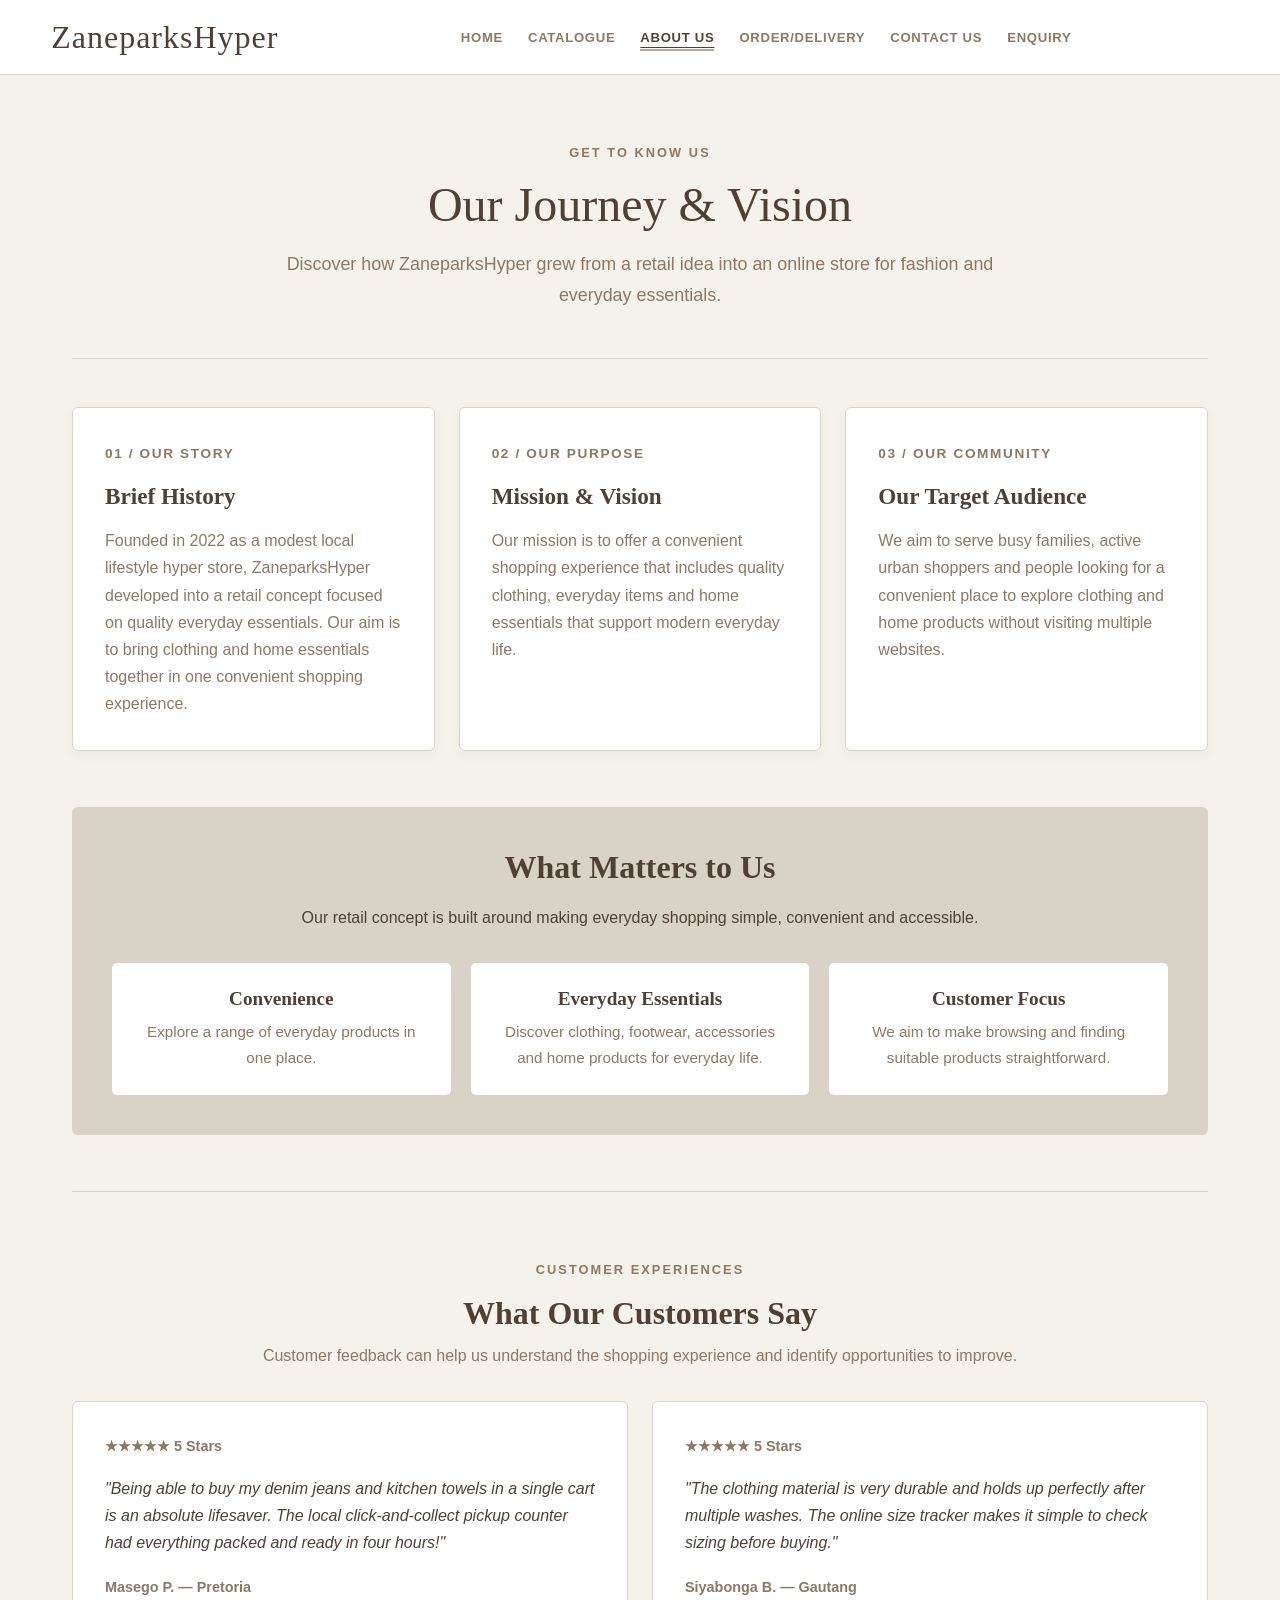
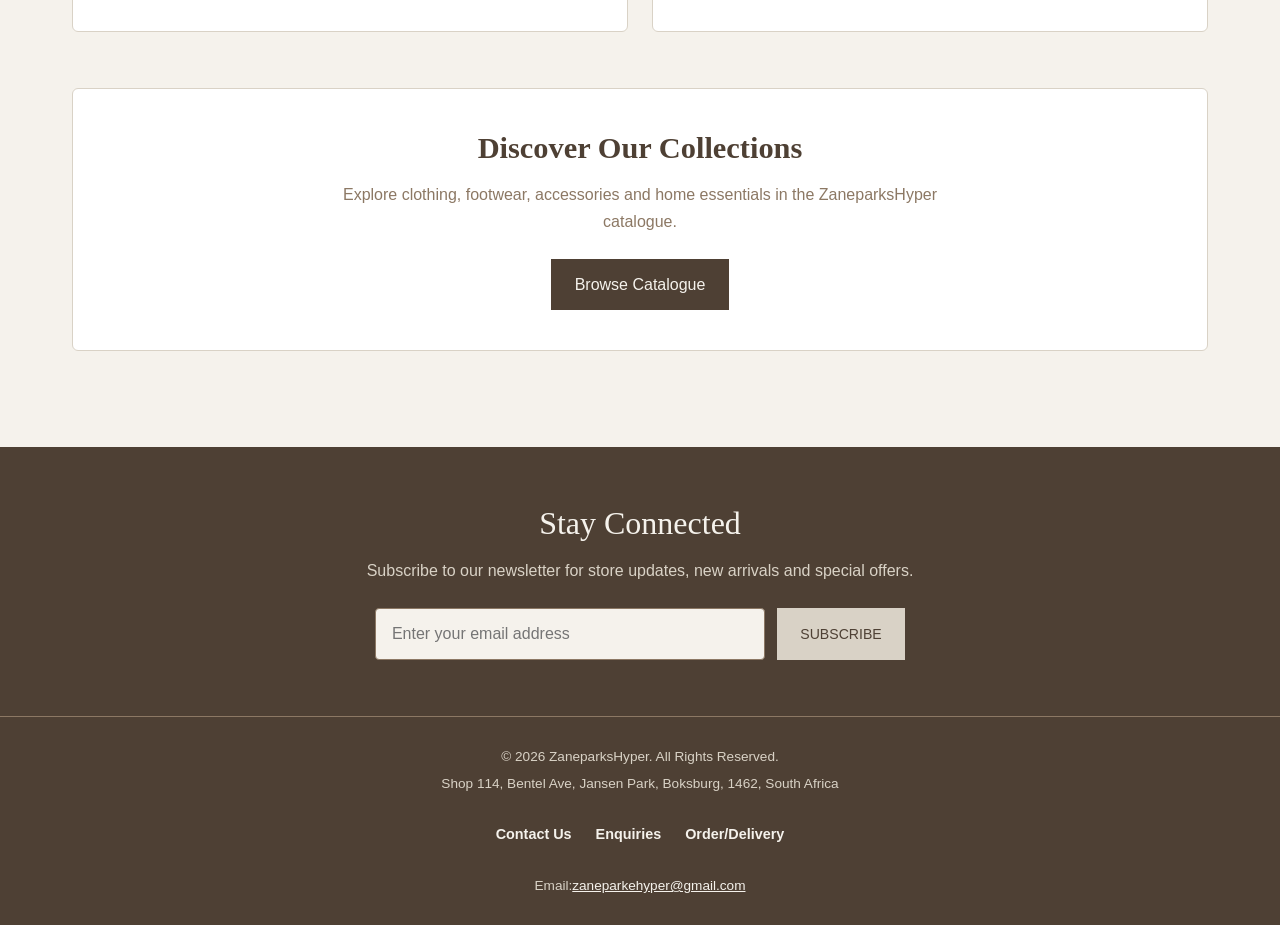
<file: about_us.html>
<!DOCTYPE html>
<html lang="en">
<head>
<meta charset="UTF-8">
<meta name="viewport" content="width=device-width, initial-scale=1.0">
<title>About Us | ZaneparksHyper South Africa</title>
<meta name="description" content="Discover the story, mission, vision, and values of ZaneparksHyper, your destination for clothing, footwear, accessories, and home essentials in South Africa.">
<meta name="keywords" content="ZaneparksHyper, about us, South African retail, clothing, footwear, accessories, home essentials">
<meta name="author" content="Z Phakula, ST10470956">
<link rel="stylesheet" href="css\styles.css">
<style>
:root {
    --cream: #F5F2EC;
    --brown: #4E4034;
    --taupe: #8C7864;
    --light-taupe: #D9D2C6;
    --button-hover: #8C7864;
    --white: #FFFFFF;
}
* {
    box-sizing: border-box;
}
html {
    scroll-behavior: smooth;
}
body {
    margin: 0;
    padding: 0;
    background-color: var(--cream);
    color: var(--brown);
    font-family: "Source Sans Pro", Arial, sans-serif;
    line-height: 1.6;
}
a {
    color: inherit;
}
img {
    display: block;
    max-width: 100%;
    height: auto;
}
button, input {
    font: inherit;
}

.visually-hidden {
    position: absolute;
    width: 1px;
    height: 1px;
    padding: 0;
    margin: -1px;
    overflow: hidden;
    clip: rect(0, 0, 0, 0);
    white-space: nowrap;
    border: 0;
}
 .Global-header {
    position: sticky;
    top: 0;
    z-index: 100;
    background-color: #FFFFFF;
    padding: 18px 4%;
    border-bottom: 1px solid #D9D2C6;
    font-family: "Helvetica Neue", Arial, sans-serif;
}
.header-container {
    max-width: 1400px;
    margin: 0 auto;
    display: flex;
    justify-content: space-between;
    align-items: center;
    gap: 25px;
}
.brand-logo {
    text-decoration: none;
    flex-shrink: 0;
    white-space: nowrap;
}
.brand-logo h1 {
    font-family: Georgia, serif;
    color: #4E4034;
    font-size: 2rem;
    font-weight: normal;
    letter-spacing: 1px;
    line-height: 1.2;
    margin: 0;
}
.nav-link {
    flex: 1;
}
.nav-link ul {
    list-style: none;
    display: flex;
    flex-wrap: wrap;
    justify-content: center;
    align-items: center;
    gap: 25px;
    padding: 0;
    margin: 0;
}
.nav-link a {
    text-decoration: none;
    color: #8C7864;
    font-weight: 600;
    text-transform: uppercase;
    font-size: 0.82rem;
    letter-spacing: 0.7px;
    transition: color 0.3s ease;
}
.nav-link a:hover,.nav-link a:focus-visible,.nav-link a.active {
    color: #4E4034;
}
.nav-link a.active {
    text-decoration: underline;
    text-underline-offset: 5px;
}
.header-actions {
     flex-shrink: 0;
}
.header-actions .cart-toggle-button {
    display: inline-block;
    background-color: #4E4034;
    color: #F5F2EC;
    padding: 10px 18px;
    border-radius: 0;
    font-weight: normal;
    font-size: 0.85rem;
    text-decoration: none;
    border: 1px solid #4E4034;
    white-space: nowrap;
    transition: background-color 0.3s ease, color 0.3s ease;
}
.header-actions .cart-toggle-button:hover,.header-actions .cart-toggle-button:focus-visible {
    background-color: #8C7864;
    color: #FFFFFF;
}
.static-page-layout {
    width: min(1200px, 100%);
    margin: 0 auto;
    padding: 4rem 2rem;
}
.content-header-container {
    max-width: 850px;
    text-align: center;
    margin: 0 auto 3rem;
}
.eyebrow {
    display: inline-block;
    color: var(--taupe);
    font-size: 0.8rem;
    font-weight: bold;
    letter-spacing: 0.16em;
    text-transform: uppercase;
    margin-bottom: 0.75rem;
}
.content-header-container h2 {
    font-family: "Daytona Light", Georgia, serif;
    font-size: clamp(2rem, 4vw, 3rem);
    line-height: 1.2;
    color: var(--brown);
    margin: 0 0 1rem;
}
.lead-paragraph {
    font-size: 1.12rem;
    color: var(--taupe);
    max-width: 750px;
    margin: 0 auto;
}
.section-divider {
    border: 0;
    height: 1px;
    background-color: var(--light-taupe);
    margin: 2.5rem 0;
}
.info-block-wrapper {
    display: grid;
    grid-template-columns: repeat(3, minmax(0, 1fr));
    gap: 1.5rem;
    margin: 3rem 0;
}
.narrative-section {
    background-color: var(--white);
    padding: 2rem;
    border-radius: 6px;
    border: 1px solid var(--light-taupe);
    box-shadow: 0 4px 14px rgba(78, 64, 52, 0.04);
    transition: transform 0.2s ease, box-shadow 0.2s ease;
}
.narrative-section:hover {
    transform: translateY(-3px);
    box-shadow: 0 8px 20px rgba(78, 64, 52, 0.08);
}
.card-number {
    display: inline-block;
    color: var(--taupe);
    font-size: 0.85rem;
    font-weight: bold;
    letter-spacing: 0.12em;
    margin-bottom: 1rem;
}
.narrative-section h3 {
    font-family: "Daytona Light", Georgia, serif;
    font-size: 1.45rem;
    line-height: 1.3;
    color: var(--brown);
    margin: 0 0 1rem;
}
.narrative-section p {
    margin: 0;
    color: var(--taupe);
}
.values-section {
    background-color: var(--light-taupe);
    border-radius: 6px;
    padding: 2.5rem;
    margin: 3.5rem 0;
    text-align: center;
}
.values-section h2 {
    font-family: "Daytona Light", Georgia, serif;
    font-size: 2rem;
    line-height: 1.3;
    margin: 0 0 1rem;
    color: var(--brown);
}
.values-section > p {
    max-width: 750px;
    margin: 0 auto;
    color: var(--brown);
}
.values-grid {
    display: grid;
    grid-template-columns: repeat(3, minmax(0, 1fr));
    gap: 1.25rem;
    margin-top: 2rem;
}
.value-item {
    background-color: var(--white);
    border-radius: 5px;
    padding: 1.5rem;
}
.value-item h3 {
    font-family: "Daytona Light", Georgia, serif;
     margin: 0 0 0.5rem;
    font-size: 1.2rem;
}
.value-item p {
    color: var(--taupe);
    margin: 0;
    font-size: 0.95rem;
}
.review-display-section {
    margin-top: 4rem;
}
.reviews-header {
    text-align: center;
    margin-bottom: 2rem;
}
.reviews-header h2 {
    font-family: "Daytona Light", Georgia, serif;
    font-size: 2rem;
    line-height: 1.3;
    color: var(--brown);
    margin: 0 0 0.5rem;
}
.reviews-intro {
    color: var(--taupe);
    margin: 0;
}
.reviews-grid {
    display: grid;
    grid-template-columns: repeat(2, minmax(0, 1fr));
    gap: 1.5rem;
}
.review-card {
    background-color: var(--white);
    border: 1px solid var(--light-taupe);
    padding: 2rem;
    border-radius: 6px;
}
.star-rating {
    color: var(--taupe);
    font-weight: bold;
    font-size: 0.9rem;
    margin: 0 0 1rem;
}
.review-text {
    font-style: italic;
    color: var(--brown);
    margin: 0 0 1.25rem;
}
.reviewer {
    display: block;
    font-size: 0.9rem;
    color: var(--taupe);
    font-weight: bold;
}
.review-disclaimer {
    color: var(--taupe);
    font-size: 0.85rem;
    text-align: center;
    margin-top: 1rem;
}
.about-cta {
    background-color: var(--white);
    border: 1px solid var(--light-taupe);
    border-radius: 6px;
    padding: 2.5rem 1.5rem;
    text-align: center;
    margin-top: 3.5rem;
}
.about-cta h2 {
    font-family: "Daytona Light", Georgia, serif;
    font-size: 1.9rem;
    line-height: 1.3;
    margin: 0 0 0.75rem;
}
.about-cta p {
    color: var(--taupe);
    margin: 0 auto 1.5rem;
    max-width: 650px;
}
.primary-link {
    display: inline-block;
    background-color: var(--brown);
    color: var(--cream);
    text-decoration: none;
    padding: 0.8rem 1.5rem;
    border-radius: 0;
    font-weight: normal;
    transition: background-color 0.3s ease, color 0.3s ease;
}
.primary-link:hover,.primary-link:focus-visible {
    background-color: var(--taupe);
    color: var(--white);
}
.global-footer {
    background-color: var(--brown);
    color: var(--cream);
    margin-top: 2rem;
}
.footer-newsletter-section {
    max-width: 700px;
    margin: 0 auto;
    padding: 3.5rem 2rem;
    text-align: center;
}
.footer-newsletter-section h2 {
    font-family: "Daytona Light", Georgia, serif;
    font-size: 2rem;
    line-height: 1.3;
    margin: 0 0 0.75rem;
}
.footer-newsletter-section p {
    color: var(--light-taupe);
    margin: 0 0 1.5rem;
}
.newsletter-inline-form {
    display: flex;
    flex-wrap: wrap;
    gap: 0.75rem;
    justify-content: center;
}
.form-input {
    flex: 1 1 240px;
    min-width: 0;
    padding: 0.8rem 1rem;
    border: 1px solid var(--taupe);
    background-color: var(--cream);
    color: var(--brown);
    border-radius: 0;
}
.form-input:focus-visible {
    outline: 2px solid var(--button-hover);
    outline-offset: 3px;
}
.btn-submit {
    background-color: var(--light-taupe);
    color: var(--brown);
    padding: 0.8rem 1.4rem;
    font-weight: normal;
    text-transform: uppercase;
    border-radius: 0;
    border: 1px solid var(--light-taupe);
    cursor: pointer;
    transition: background-color 0.3s ease, color 0.3s ease;
}
.btn-submit:hover,.btn-submit:focus-visible {
    background-color: var(--button-hover);
    color: var(--white);
}
.feedback-box {
    padding: 0.75rem;
    margin-top: 1rem;
    border-radius: 4px;
    font-size: 0.9rem;
    font-weight: bold;
    overflow-wrap: anywhere;
}
.feedback-box:empty {
    display: none;
}
.feedback-box.success,.feedback-box.success-msg {
    background: #D4EDDA;
    color: #155724;
    border: 1px solid #C3E6CB;
}
.feedback-box.error,.feedback-box.error-msg {
    background: #F8D7DA;
    color: #721C24;
    border: 1px solid #F5C6CB;
}
.feedback-box.loading-msg {
    background: #FFF3CD;
    color: #664D03;
    border: 1px solid #FFECB5;
}
.footer-bottom-bar {
    text-align: center;
    padding: 1.5rem;
    border-top: 1px solid var(--taupe);
    font-size: 0.85rem;
    color: var(--light-taupe);
}
.footer-bottom-bar p {
    margin: 0.25rem 0;
}
.footer-bottom-bar a {
    color: var(--cream);
    overflow-wrap: anywhere;
}
@media (max-width: 1050px) {
.header-container {
    flex-wrap: wrap;
    justify-content: center;
}
.nav-link {
    flex-basis: 100%;
    order: 3;
}
.nav-link ul {
    justify-content: center;
    gap: 15px;
    }
}
@media (max-width: 1000px) {
.info-block-wrapper {
        grid-template-columns: repeat(2, minmax(0, 1fr));
    }
.narrative-section:last-child {
    grid-column: 1 / -1;
    }
}
@media (max-width: 700px) {
.Global-header {
    position: static;
    padding: 18px 15px;
}
.header-container {
    flex-direction: column;
    gap: 18px;
}
.brand-logo h1 {
    font-size: 1.8rem;
    text-align: center;
}
.nav-link {
    order: 3;
}
.nav-link ul {
    flex-direction: row;
    justify-content: center;
    gap: 12px 15px;
}
.nav-link a {
    font-size: 0.75rem;
    }
.static-page-layout {
    padding: 2.5rem 1rem;
    }
.content-header-container {
    margin-bottom: 2rem;
}
.content-header-container h2 {
    font-size: 2.1rem;
}
.lead-paragraph {
    font-size: 1rem;
}
.info-block-wrapper {
    grid-template-columns: 1fr;
    gap: 1rem;
    margin: 2rem 0;
}
.narrative-section:last-child {
    grid-column: auto;
}
.narrative-section {
     padding: 1.5rem;
}
.values-section {
    padding: 1.5rem;
    margin: 2.5rem 0;
}
.values-grid {
    grid-template-columns: 1fr;
}
.reviews-grid {
    grid-template-columns: 1fr;
}
.review-card {
    padding: 1.5rem;
}
.about-cta {
    padding: 2rem 1rem;
}
.footer-newsletter-section {
    padding: 3rem 1rem;
}
.newsletter-inline-form {
    flex-direction: column;
    align-items: stretch;
}
.form-input,.btn-submit {
    width: 100%;
    }
}
@media (prefers-reduced-motion: reduce) {
    html {
        scroll-behavior: auto;
}
*, *::before, *::after {
    transition-duration: 0.01ms !important;
    animation-duration: 0.01ms !important;
    }
}
</style>
</head>
<body>
    <header class="Global-header">
        <div class="header-container">
            <a class="brand-logo" href="index.html" aria-label="ZaneparksHyper home">
                <h1>ZaneparksHyper</h1>
            </a>
            <nav class="nav-link" aria-label="Main navigation">
                <ul>
                    <li><a href="index.html">Home</a></li>
                    <li><a href="catalogue.html">Catalogue</a></li>
                    <li><a href="about_us.html" class="active" aria-current="page">About Us</a></li>
                    <li><a href="order.html">Order/Delivery</a></li>
                    <li><a href="contact.html">Contact Us</a></li>
                    <li><a href="enquiry.html">Enquiry</a></li>
                </ul>
            </nav>
        </div>
    </header>
    <main class="static-page-layout">
        <header class="content-header-container">
            <span class="eyebrow">Get to know us</span>
            <h2>Our Journey &amp; Vision</h2>
            <p class="lead-paragraph"> Discover how ZaneparksHyper grew from a retail idea into an online store for fashion and everyday essentials.</p>
        </header>
        <hr class="section-divider">
        <section class="info-block-wrapper" aria-label="About ZaneparksHyper">
            <article class="narrative-section">
                <span class="card-number">01 / OUR STORY</span>
                <h3>Brief History</h3>
                <p> Founded in 2022 as a modest local lifestyle hyper store, ZaneparksHyper developed into a retail concept focused on quality everyday essentials. Our aim is to bring clothing and home essentials together in one convenient shopping experience.</p>
            </article>
            <article class="narrative-section">
                <span class="card-number">02 / OUR PURPOSE</span>
                <h3>Mission &amp; Vision</h3>
                <p> Our mission is to offer a convenient shopping experience that includes quality clothing, everyday items and home essentials that support modern everyday life.</p>
            </article>
            <article class="narrative-section">
                <span class="card-number">03 / OUR COMMUNITY</span>
                <h3>Our Target Audience</h3>
                <p>We aim to serve busy families, active urban shoppers and people looking for a convenient place to explore clothing and home products without visiting multiple websites.</p>
            </article>
        </section>
        <section class="values-section" aria-labelledby="valuesHeading">
            <h2 id="valuesHeading">What Matters to Us</h2>
            <p>Our retail concept is built around making everyday shopping simple, convenient and accessible.</p>
            <div class="values-grid">
                <article class="value-item">
                    <h3>Convenience</h3>
                    <p>Explore a range of everyday products in one place.</p>
                </article>
                <article class="value-item">
                    <h3>Everyday Essentials</h3>
                    <p>Discover clothing, footwear, accessories and home products for everyday life.</p>
                </article>
                <article class="value-item">
                    <h3>Customer Focus</h3>
                    <p>We aim to make browsing and finding suitable products straightforward.</p>
                </article>
            </div>
        </section>
        <hr class="section-divider">
        <section class="review-display-section" aria-labelledby="reviewsHeading"> 
            <div class="reviews-header">
                <span class="eyebrow">Customer experiences</span>
                <h2 id="reviewsHeading">What Our Customers Say</h2>
                <p class="reviews-intro">Customer feedback can help us understand the shopping experience and identify opportunities to improve.</p>
            </div>
            <div class="reviews-grid">
                <article class="review-card">
                    <p class="star-rating" aria-label="Five out of five stars"> ★★★★★ 5 Stars</p>
                    <p class="review-text"> "Being able to buy my denim jeans and kitchen towels in a single cart is an absolute lifesaver. The local click-and-collect pickup counter had everything packed and ready in four hours!"</p>
                    <span class="reviewer"> Masego P. — Pretoria</span>
                </article>
                <article class="review-card">
                    <p class="star-rating" aria-label="Five out of five stars">★★★★★ 5 Stars</p>
                    <p class="review-text">"The clothing material is very durable and holds up perfectly after multiple washes. The online size tracker makes it simple to check sizing before buying."</p>
                    <span class="reviewer"> Siyabonga B. — Gautang</span>
                </article>
            </div>
        </section>
        <section class="about-cta" aria-labelledby="shopHeading">
            <h2 id="shopHeading">Discover Our Collections</h2>
            <p>Explore clothing, footwear, accessories and home essentials in the ZaneparksHyper catalogue.</p>
            <a href="catalogue.html" class="primary-link">Browse Catalogue</a>
        </section>
    </main>
    <footer class="global-footer">
        <section class="footer-newsletter-section" aria-labelledby="newsletterHeading">
            <h2 id="newsletterHeading">Stay Connected</h2>
            <p>Subscribe to our newsletter for store updates, new arrivals and special offers.</p>
            <form id="storeNewsletterform" class="newsletter-inline-form" novalidate>
                <label for="SubscriberEmail" class="visually-hidden">Email address</label>
                <input type="email" id="SubscriberEmail" name="email" class="form-input" placeholder="Enter your email address" autocomplete="email" required>
                <button type="submit" class="btn-submit">Subscribe</button>
            </form>
            <div id="newsletterFeedback" class="feedback-box" role="status" aria-live="polite"></div>
        </section>
        <div class="footer-bottom-bar">
            <p>&copy; 2026 ZaneparksHyper. All Rights Reserved.</p>
            <p>Shop 114, Bentel Ave, Jansen Park, Boksburg, 1462, South Africa</p>
            <nav class="footer-navigation" aria-label="Footer navigation">
                <a href="contact.html">Contact Us</a>
                <a href="enquiry.html">Enquiries</a>
                <a href="order.html">Order/Delivery</a>
            </nav>
            <p>Email:<a href="mailto:zaneparkehyper@gmail.com">zaneparkehyper@gmail.com</a></p>
        </div>
    </footer>
    <script src="javascript/newsletter.js" defer></script>
</body>
</html>
</file>
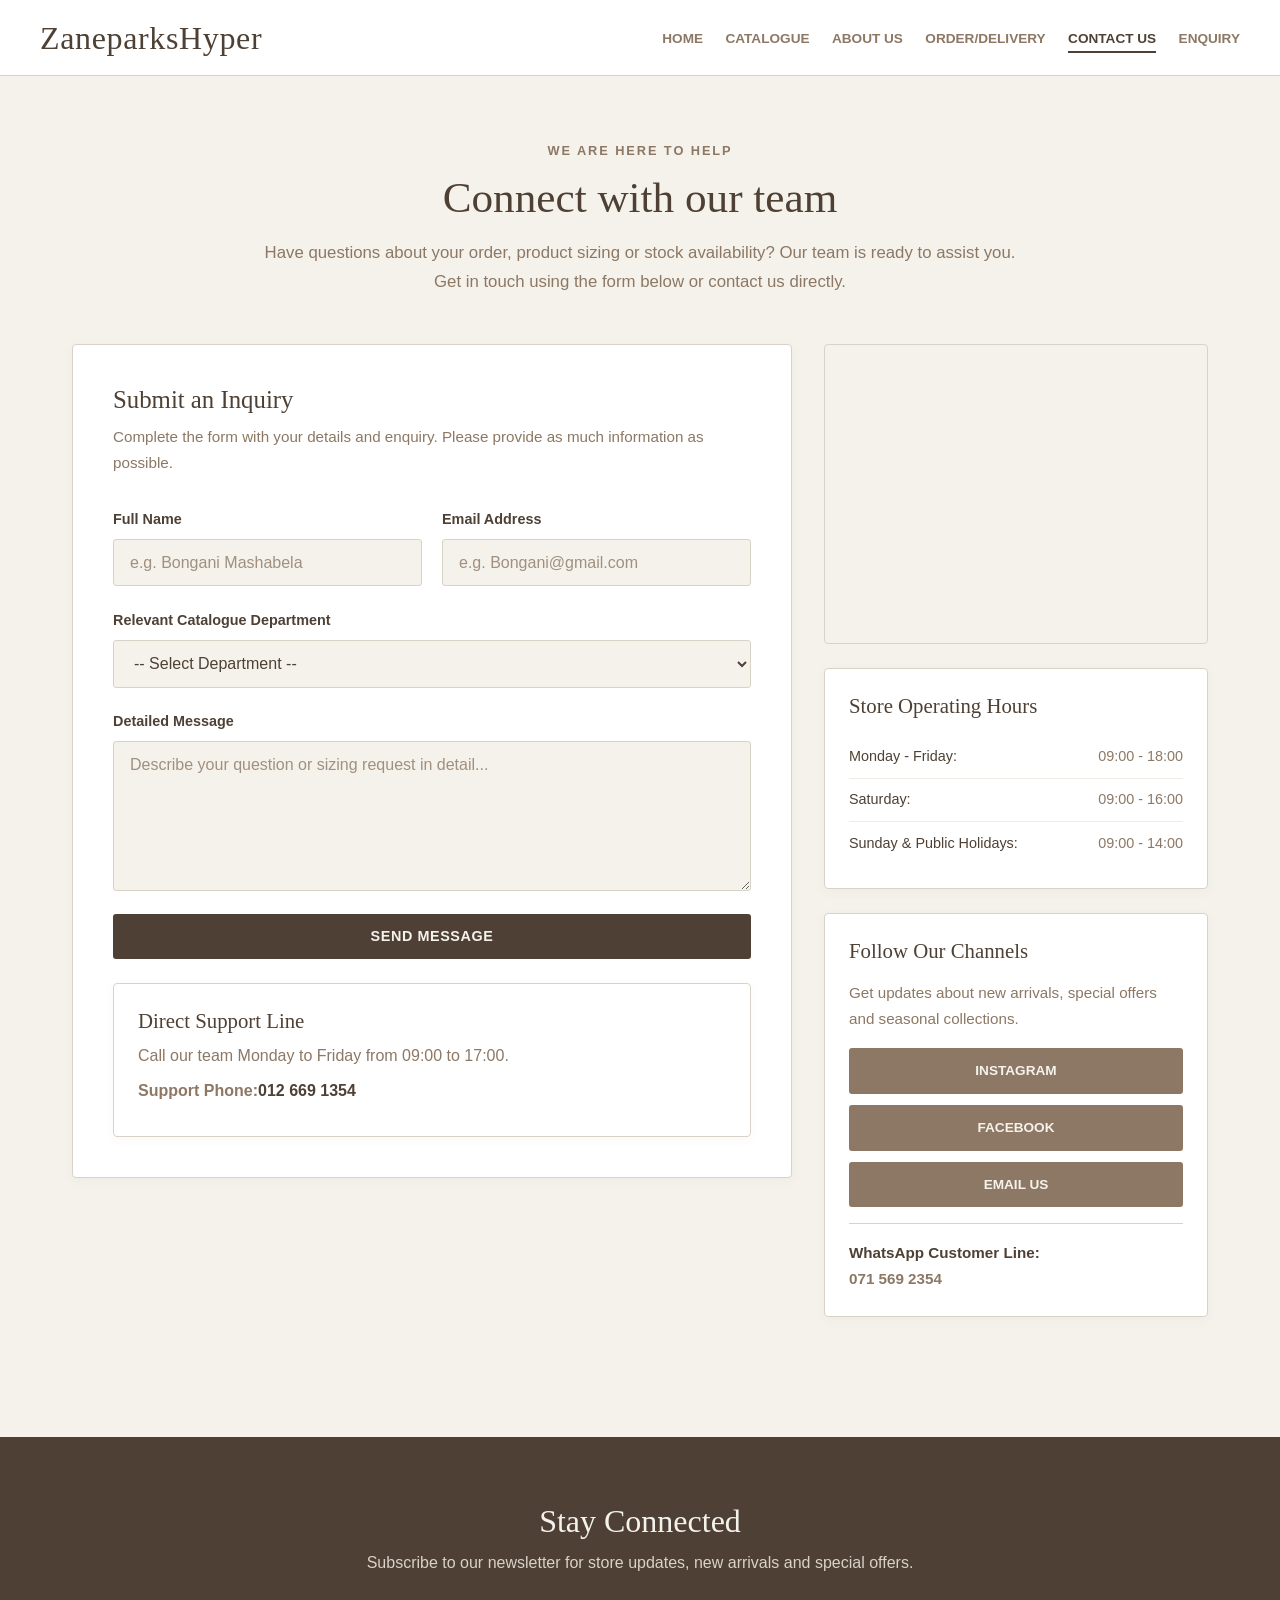
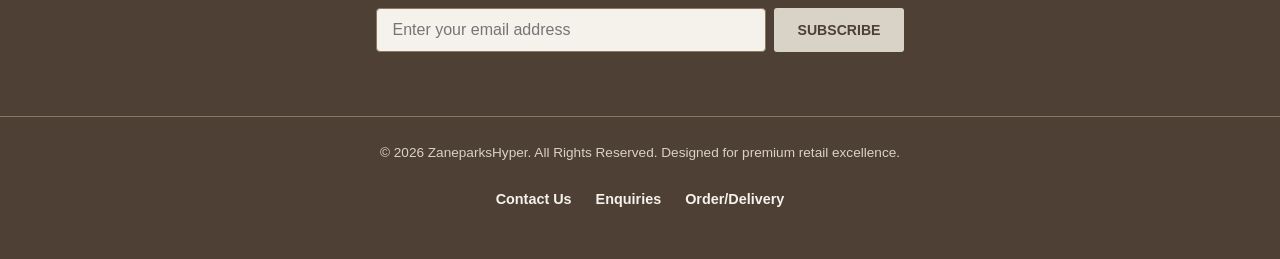
<file: contact.html>
<!DOCTYPE html>
<html lang="en">
<head>
<meta charset="UTF-8">
<meta name="viewport" content="width=device-width, initial-scale=1.0">
<title>Contact Us | ZaneparksHyper</title>
<meta name="description" content="Contact ZaneparksHyper in Boksburg, South Africa, for customer support, product enquiries, stock availability, sizing assistance and click and collect information.">
<meta name="keywords" content="contact ZaneparksHyper, Boksburg customer support, South Africa retail store, product enquiries, click and collect support">
<meta name="author" content="Z Phakula, ST10470956">
<link rel="stylesheet" href="css\styles.css">
<style>
:root {
    --page-bg: #F5F2EC;
    --text: #4E4034;
    --muted: #8C7864;
    --border: #D9D2C6;
    --hover: #B7A996;
    --white: #FFFFFF;
}
* {
    box-sizing: border-box;
}
html {
    scroll-behavior: smooth;
}
body {
    margin: 0;
    padding: 0;
    background-color: #F5F2EC;
    color: #4E4034;
    font-family: "Source Sans Pro", Arial, sans-serif;
    line-height: 1.6;
}

a {
    color: inherit;
}
.Global-header {
    position: sticky;
    top: 0;
    z-index: 1000;
    background-color: #FFFFFF;
    border-bottom: 1px solid #D9D2C6;
    padding: 1.1rem 2rem;
}
.header-container {
    max-width: 1200px;
    margin: 0 auto;
    display: flex;
    justify-content: space-between;
    align-items: center;
    flex-wrap: wrap;
    gap: 1.25rem;
}
.brand-logo h1 {
    font-family: "Daytona Light", Georgia, serif;
    font-size: 2rem;
    font-weight: normal;
    color: #4E4034;
    margin: 0;
    letter-spacing: 0.02em;
}
.nav-link ul {
    list-style: none;
    display: flex;
    flex-wrap: wrap;
    align-items: center;
    gap: 1.4rem;
    padding: 0;
    margin: 0;
}
.nav-link a {
    text-decoration: none;
    color: #8C7864;
    font-size: 0.85rem;
    font-weight: bold;
    text-transform: uppercase;
    transition: color 0.3s ease;
}
.nav-link a:hover,.nav-link a.active {
    color: #4E4034;
}
.nav-link a.active {
    border-bottom: 2px solid #4E4034;
    padding-bottom: 5px;
}
.header-actions .cart-toggle-button {
    background-color: #4E4034;
    color: #F5F2EC;
    padding: 0.7rem 1.2rem;
    border: none;
    border-radius: 3px;
    font-family: inherit;
    font-size: 0.85rem;
    font-weight: bold;
    cursor: pointer;
    transition: background-color 0.3s ease;
}
.header-actions .cart-toggle-button:hover {
    background-color: #8C7864;
}
button:focus-visible,input:focus-visible, select:focus-visible, textarea:focus-visible, a:focus-visible {
    outline: 3px solid #8C7864;
    outline-offset: 3px;
}
.contact-page-container {
    max-width: 1200px;
    margin: 0 auto;
    padding: 4rem 2rem;
}
.content-header-container {
    text-align: center;
    max-width: 760px;
    margin: 0 auto 3rem;
}
.eyebrow {
    color: #8C7864;
    font-size: 0.8rem;
    font-weight: bold;
    text-transform: uppercase;
    letter-spacing: 0.15em;
    margin-bottom: 0.6rem;
}
.content-header-container h2 {
    font-family: "Daytona Light", Georgia, serif;
    font-size: 2.7rem;
    line-height: 1.2;
    font-weight: normal;
    color: #4E4034;
    margin: 0 0 1rem;
}
.lead-paragraph {
    color: #8C7864;
    font-size: 1.05rem;
    margin: 0;
}
.Contact-split-layout {
    display: grid;
    grid-template-columns: minmax(0, 1.5fr) minmax(280px, 0.8fr);
    gap: 2rem;
    align-items: start;
}
.form-card-container,.details-section-card,.instant-msg-line {
    background-color: #FFFFFF;
    border: 1px solid #D9D2C6;
    border-radius: 4px;
    box-shadow: 0 3px 12px rgba(78, 64, 52, 0.04);
}
.form-card-container {
    padding: 2.5rem;
    min-width: 0;
}
.form-card-container h3,.instant-msg-line h3 {
    font-family: "Daytona Light", Georgia, serif;
    font-size: 1.55rem;
    font-weight: normal;
    color: #4E4034;
    margin: 0 0 0.5rem;
}
.form-intro {
    color: #8C7864;
    margin: 0 0 2rem;
    font-size: 0.95rem;
}
.form-row {
    display: grid;
    grid-template-columns: repeat(2, minmax(0, 1fr));
    gap: 1.25rem;
}
.form-field {
    margin-bottom: 1.4rem;
    display: flex;
    flex-direction: column;
    gap: 0.5rem;
    min-width: 0;
}
.form-field label {
    font-weight: bold;
    font-size: 0.9rem;
    color: #4E4034;
}
.form-control {
    width: 100%;
    padding: 0.85rem 1rem;
    border: 1px solid #D9D2C6;
    background-color: #F5F2EC;
    color: #4E4034;
    border-radius: 3px;
    font-family: inherit;
    font-size: 1rem;
    transition: border-color 0.2s ease;
}
.form-control:focus {
    outline: none;
    border-color: #4E4034;
}
.form-control::placeholder {
    color: #8C7864;
    opacity: 0.8;
}
textarea.form-control {
    resize: vertical;
    min-height: 150px;
}
.input-error {
    border: 2px solid #DC3545 !important;
    background-color: #FFF8F8 !important;
}
.btn-form-submit {
    display: block;
    width: 100%;
    background-color: #4E4034;
    color: #F5F2EC;
    padding: 0.9rem 1.5rem;
    font-family: inherit;
    font-weight: bold;
    text-transform: uppercase;
    letter-spacing: 0.04em;
    border-radius: 3px;
    border: none;
    cursor: pointer;
    font-size: 0.9rem;
    transition: background-color 0.3s ease;
}
.btn-form-submit:hover {
    background-color: #8C7864;
}
.btn-form-submit:disabled {
    opacity: 0.7;
    cursor: not-allowed;
}
.feedback-box {
    padding: 12px;
    margin-top: 15px;
    border-radius: 4px;
    font-size: 0.95rem;
    font-weight: bold;
    display: none;
    overflow-wrap: anywhere;
}
.feedback-box.error-msg {
    display: block;
    background-color: #F8D7DA;
    color: #721C24;
    border: 1px solid #F5C6CB;
}
.feedback-box.loading-msg {
    display: block;
    background-color: #FFF3CD;
    color: #856404;
    border: 1px solid #FFEEBA;
}
.feedback-box.success-msg {
    display: block;
    background-color: #D4EDDA;
    color: #155724;
    border: 1px solid #C3E6CB;
}
.instant-msg-line {
    padding: 1.5rem;
    margin-top: 1.5rem;
}
.instant-msg-line h3 {
    font-size: 1.3rem;
}
.instant-msg-line p {
    color: #8C7864;
    margin: 0.5rem 0;
}
.instant-msg-line a {
    color: #4E4034;
    font-weight: bold;
    text-decoration: none;
}
.instant-msg-line a:hover {
    text-decoration: underline;
}
.location-details-sidebar {
    min-width: 0;
}
.store-map {
    display: block;
    width: 100%;
    height: 300px;
    border: 1px solid #D9D2C6;
    border-radius: 4px;
    margin-bottom: 1.5rem;
}
.details-section-card {
    padding: 1.5rem;
    margin-bottom: 1.5rem;
    overflow-wrap: anywhere;
}
.details-section-card h4 {
    font-family: "Daytona Light", Georgia, serif;
    font-size: 1.3rem;
    font-weight: normal;
    margin: 0 0 1rem;
    color: #4E4034;
}
.details-section-card p {
    color: #8C7864;
    font-size: 0.95rem;
}
.details-section-card ul {
    list-style: none;
    padding: 0;
    margin: 0;
}
.details-section-card li {
    display: flex;
    justify-content: space-between;
    gap: 1rem;
    padding: 0.6rem 0;
    border-bottom: 1px solid #F0ECE5;
    font-size: 0.9rem;
}
.details-section-card li:last-child {
    border-bottom: none;
}
.details-section-card li span:last-child {
    text-align: right;
    color: #8C7864;
}
.social-action-buttons {
    display: flex;
    flex-direction: column;
    gap: 0.7rem;
    margin: 1rem 0;
}
.social-btn {
    display: block;
    text-align: center;
    text-decoration: none;
    padding: 0.75rem;
    background-color: #8C7864;
    color: #F5F2EC;
    font-weight: bold;
    border-radius: 3px;
    font-size: 0.85rem;
    text-transform: uppercase;
    transition: background-color 0.3s ease;
}
.social-btn:hover {
    background-color: #4E4034;
}
.whatsapp-line {
    border-top: 1px solid #D9D2C6;
    padding-top: 1rem;
    margin-top: 1rem;
}
.whatsapp-line p {
    margin: 0;
    color: #4E4034;
}
.whatsapp-line a {
    color: #8C7864;
    font-weight: bold;
    text-decoration: none;
}
.global-footer {
    background-color: #4E4034;
    color: #F5F2EC;
    margin-top: 2rem;
}
.footer-newsletter-section {
    max-width: 650px;
    margin: 0 auto;
    padding: 4rem 2rem;
    text-align: center;
}
.footer-newsletter-section h3 {
    font-family: "Daytona Light", Georgia, serif;
    font-size: 2rem;
    font-weight: normal;
    margin: 0 0 0.5rem;
}
.footer-newsletter-section p {
    color: #D9D2C6;
    margin-bottom: 2rem;
}
.newsletter-inline-form {
    display: flex;
    gap: 0.5rem;
    justify-content: center;
}
.form-input {
    flex-grow: 1;
    min-width: 0;
    padding: 0.85rem 1rem;
    border: 1px solid #8C7864;
    background-color: #F5F2EC;
    color: #4E4034;
    border-radius: 3px;
    max-width: 350px;
    font-family: inherit;
    font-size: 1rem;
}
.btn-submit {
    background-color: #D9D2C6;
    color: #4E4034;
    padding: 0.85rem 1.5rem;
    font-family: inherit;
    font-weight: bold;
    text-transform: uppercase;
    border-radius: 3px;
    border: none;
    cursor: pointer;
    transition: background-color 0.3s ease;
}
.btn-submit:hover {
    background-color: #B7A996;
}
.footer-bottom-bar {
    text-align: center;
    padding: 1.5rem;
    border-top: 1px solid #8C7864;
    font-size: 0.85rem;
    color: #D9D2C6;
}
.footer-bottom-bar p {
    margin: 0;
}
@media (max-width: 1000px) {
    .Contact-split-layout {
        grid-template-columns: minmax(0, 1fr) 300px;
        gap: 1.5rem;
    }
.nav-link ul {
    gap: 0.9rem;
}
}
@media (max-width: 850px) {
    .Contact-split-layout {
        grid-template-columns: 1fr;
    }
.location-details-sidebar {
    display: grid;
    grid-template-columns: repeat(2, minmax(0, 1fr));
    gap: 1rem;
    align-items: start;
    }
.store-map {
    grid-column: 1 / -1;
    }
.details-section-card {
    margin-bottom: 0;
    }
}
@media (max-width: 768px) {
    .Global-header {
        padding: 1rem;
    }
.header-container {
    flex-direction: column;
    align-items: center;
    gap: 1rem;
}
.nav-link ul {
    justify-content: center;
    gap: 0.75rem 1rem;
}
.nav-link a {
    font-size: 0.8rem;
}
.contact-page-container {
    padding: 3rem 1rem;
}
.content-header-container h2 {
    font-size: 2.2rem;
}
.form-card-container {
    padding: 1.5rem;
}
.form-row {
    grid-template-columns: 1fr;
    gap: 0;
}
.location-details-sidebar {
    grid-template-columns: 1fr;
}
.store-map {
    grid-column: auto;
}
.newsletter-inline-form {
    flex-direction: column;
    align-items: stretch;
}
.form-input {
    width: 100%;
    max-width: 100%;
}
.footer-newsletter-section {
    padding: 3rem 1rem;
}
}
@media (max-width: 420px) {
    .brand-logo h1 {
        font-size: 1.7rem;
    }
.content-header-container h2 {
    font-size: 1.9rem;
}
.details-section-card li {
    flex-wrap: wrap;
}
}
</style>
</head>
<body>
    <header class="Global-header">
        <div class="header-container">
            <div class="brand-logo">
                <h1>ZaneparksHyper</h1>
            </div>
            <nav class="nav-link" aria-label="Main navigation">
                <ul>
                    <li><a href="index.html">Home</a></li>
                    <li><a href="catalogue.html">Catalogue</a></li>
                    <li><a href="about_us.html">About Us</a></li>
                    <li><a href="order.html">Order/Delivery</a></li>
                    <li><a href="contact.html" class="active" aria-current="page"> Contact Us</a></li>
                    <li><a href="enquiry.html">Enquiry</a></li>
                </ul>
            </nav>
        </div>
    </header>
    <main class="contact-page-container">
        <div class="content-header-container">
            <p class="eyebrow">WE ARE HERE TO HELP</p>
            <h2>Connect with our team</h2>
            <p class="lead-paragraph">Have questions about your order, product sizing or stock availability? Our team is ready to assist you. Get in touch using the form below or contact us directly.</p>
        </div>
        <div class="Contact-split-layout">
            <section class="form-card-container" aria-labelledby="contactFormHeading">
                <h3 id="contactFormHeading">Submit an Inquiry</h3>
                <p class="form-intro">Complete the form with your details and enquiry. Please provide as much information as possible.</p>
                <form id="catalogueInquiryForm" novalidate>
                    <div class="form-row">
                        <div class="form-field">
                            <label for="customerName">Full Name</label>
                            <input type="text" id="customerName" name="customerName" class="form-control" placeholder="e.g. Bongani Mashabela" autocomplete="name" required>
                        </div>
                        <div class="form-field">
                            <label for="customerEmail">Email Address</label>
                            <input type="email" id="customerEmail" name="customerEmail" class="form-control" placeholder="e.g. Bongani@gmail.com" autocomplete="email" required>
                        </div>
                    </div>
                    <div class="form-field">
                        <label for="targetCatalogue">Relevant Catalogue Department</label>
                        <select id="targetCatalogue" name="targetCatalogue" class="form-control" required>
                            <option value="">-- Select Department --</option>
                            <option value="general">General Support Questions</option>
                            <option value="clothing">Clothing &amp; Apparel</option>
                            <option value="accessories">Footwear &amp; Accessories</option>
                            <option value="home">Home Essentials</option>
                            <option value="kids">Kids' Department</option>
                            <option value="collection">Click &amp; Collect Tracking</option>
                        </select>
                    </div>
                    <div class="form-field">
                        <label for="messageBody">Detailed Message</label>
                        <textarea id="messageBody" name="messageBody" class="form-control" rows="6" placeholder="Describe your question or sizing request in detail..." required></textarea>
                    </div>
                    <button type="submit" class="btn-form-submit">Send Message</button>
                    <div id="formFeedbackBox" class="feedback-box" role="status" aria-live="polite"></div>
                </form>
                <div class="instant-msg-line">
                    <h3>Direct Support Line</h3>
                    <p>Call our team Monday to Friday from 09:00 to 17:00.</p>
                    <p><strong>Support Phone:</strong><a href="tel:0126691354">012 669 1354</a></p>
                </div>
            </section>
            <aside class="location-details-sidebar" aria-label="Store information">
                <iframe class="store-map"src="https://www.google.com/maps?q=Shop%20114%2C%20Bentel%20Ave%2C%20Jansen%20Park%2C%20Boksburg%2C%201462%2C%20South%20Africa&output=embed" title="ZaneparksHyper store location in Boksburg" loading="lazy" allowfullscreen referrerpolicy="no-referrer-when-downgrade"></iframe>
                <div class="details-section-card">
                    <h4>Store Operating Hours</h4>
                    <ul>
                        <li><span>Monday - Friday:</span><span>09:00 - 18:00</span></li>
                        <li><span>Saturday:</span><span>09:00 - 16:00</span></li>
                        <li><span>Sunday &amp; Public Holidays:</span><span>09:00 - 14:00</span></li>
                    </ul>
                </div>
                <div class="details-section-card">
                    <h4>Follow Our Channels</h4>
                    <p>Get updates about new arrivals, special offers and seasonal collections.</p> 
                    <div class="social-action-buttons">
                        <a href="https://instagram.com" class="social-btn" target="_blank" rel="noopener noreferrer">Instagram</a>
                        <a href="https://facebook.com" class="social-btn" target="_blank" rel="noopener noreferrer">Facebook</a>
                        <a href="mailto:zaneparkehyper@gmail.com" class="social-btn">Email Us</a>
                    </div>
                    <div class="whatsapp-line">
                        <p><strong>WhatsApp Customer Line:</strong></p>
                        <p><a href="https://wa.me/27715692354" target="_blank" rel="noopener noreferrer">071 569 2354</a></p>
                    </div>
                </div>
            </aside>
        </div>
    </main>
    <footer class="global-footer">
        <section class="footer-newsletter-section" aria-labelledby="newsletterHeading">
            <div class="newsletter-content-box">
                <h3 id="newsletterHeading">Stay Connected</h3>
                <p> Subscribe to our newsletter for store updates, new arrivals and special offers.</p>
                <form id="storeNewsletterform" class="newsletter-inline-form" novalidate>
                    <label for="SubscriberEmail" class="visually-hidden">Email Address</label>
                    <input type="email" id="SubscriberEmail" name="email" class="form-input" placeholder="Enter your email address" autocomplete="email" required>
                    <button type="submit" class="btn-submit"> Subscribe </button>
                </form>
                <div id="newsletterFeedback" class="feedback-box" role="status" aria-live="polite"></div>
            </div>
        </section>
        <div class="footer-bottom-bar">
            <p> &copy; 2026 ZaneparksHyper. All Rights Reserved. Designed for premium retail excellence.</p>
            <nav class="footer-navigation" aria-label="Footer navigation">
                <a href="contact.html">Contact Us</a>
                <a href="enquiry.html">Enquiries</a>
                <a href="order.html">Order/Delivery</a>
            </nav>
        </div>
    </footer>
    <script src="javascript/contact.js" defer></script>
    <script src="javascript/newsletter.js" defer></script>
</body>
</html>
</file>
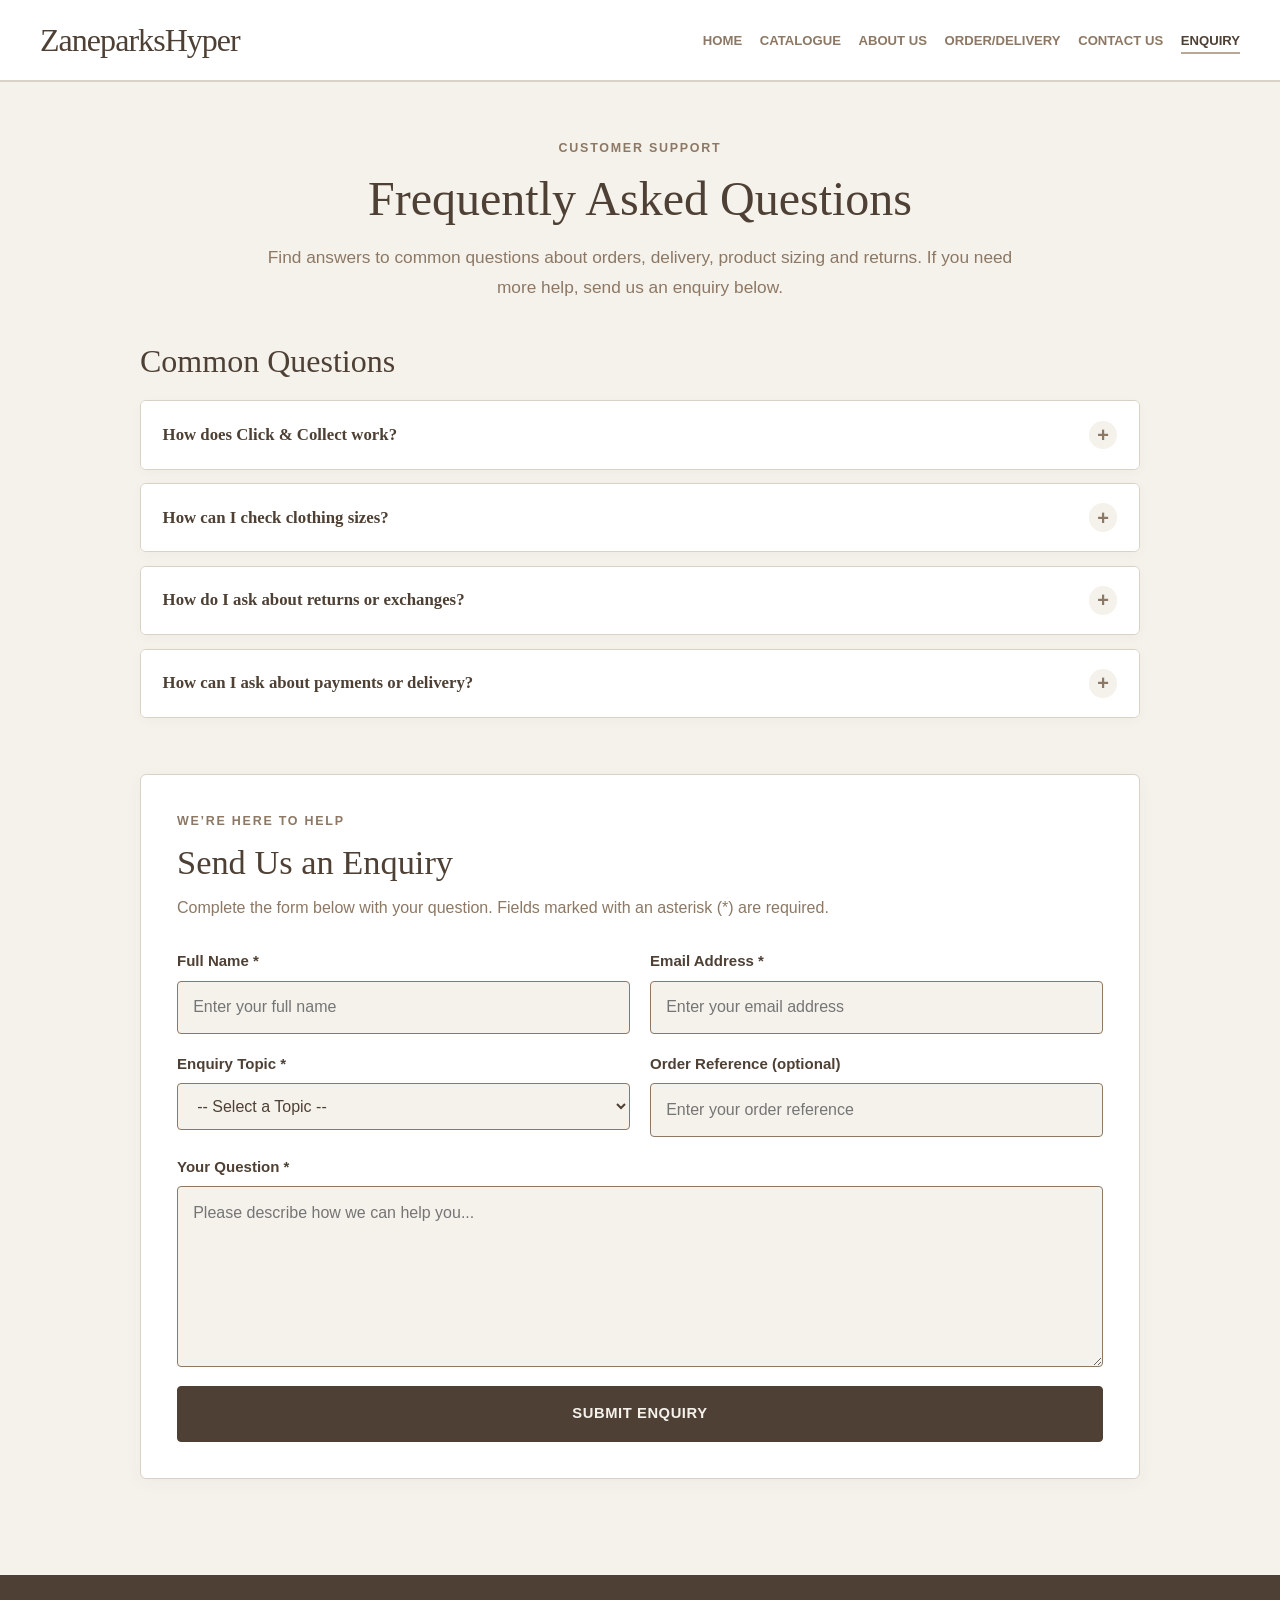
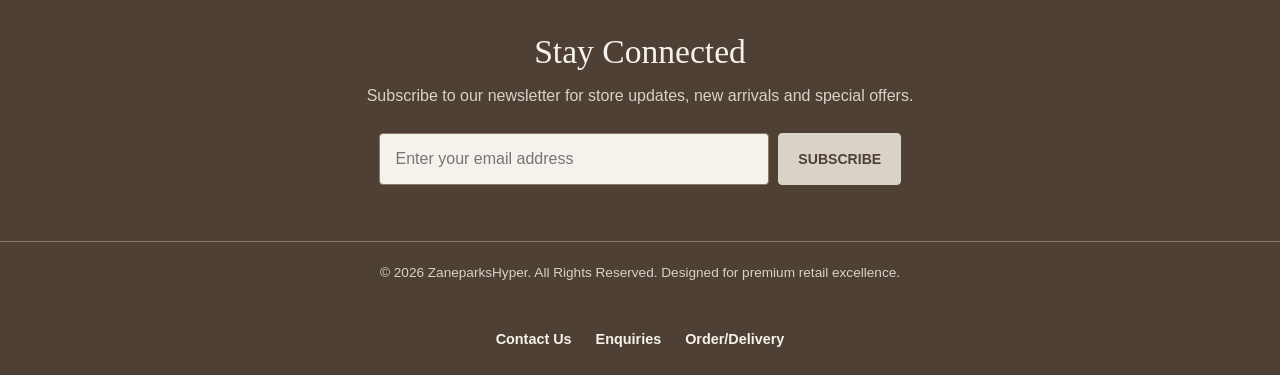
<file: enquiry.html>
<!DOCTYPE html>
<html lang="en">
<head>
<meta charset="UTF-8">
<meta name="viewport" content="width=device-width, initial-scale=1.0">
<title>FAQs &amp; Enquiries | ZaneparksHyper</title>
<meta name="description" content="Find answers about ZaneparksHyper products, clothing sizes, orders, delivery, Click and Collect, and returns, or submit a customer enquiry.">
<meta name="keywords" content="ZaneparksHyper, products, clothing sizes, orders, delivery, Click and Collect, returns, customer enquiries, customer support, frequently asked questions">
<meta name="author" content="Z Phakula, ST10470956">
<link rel="stylesheet" href="css\styles.css">
<style>
:root {
    --page-bg: #F5F2EC;
    --text: #4E4034;
    --muted: #8C7864;
    --border: #D9D2C6;
    --hover: #B7A996;
    --white: #FFFFFF;
}
* {
    box-sizing: border-box;
}
html {
    scroll-behavior: smooth;
}
body {
    margin: 0;
    background: var(--page-bg);
    color: var(--text);
    font-family: "Source Sans Pro", Arial, sans-serif;
    line-height: 1.6;
}
.visually-hidden {
    position: absolute;
    width: 1px;
    height: 1px;
    padding: 0;
    margin: -1px;
    overflow: hidden;
    clip: rect(0, 0, 0, 0);
    white-space: nowrap;
    border: 0;
}
.Global-header {
    background: var(--white);
    padding: 1.25rem 2rem;
    border-bottom: 1px solid var(--border);
}
.header-container {
    max-width: 1200px;
    margin: 0 auto;
    display: flex;
    justify-content: space-between;
    align-items: center;
    gap: 1.5rem;
    flex-wrap: wrap;
}
.brand-logo {
    text-decoration: none;
}
.brand-logo h1 {
    font-family: "Daytona Light", Georgia, serif;
    color: var(--text);
    font-size: clamp(1.6rem, 3vw, 2rem);
    font-weight: 400;
    letter-spacing: -0.03em;
    margin: 0;
}
.nav-link ul {
    list-style: none;
    display: flex;
    flex-wrap: wrap;
    align-items: center;
    gap: 1.1rem;
    padding: 0;
    margin: 0;
}
.nav-link a {
    color: var(--muted);
    text-decoration: none;
    font-weight: 700;
    text-transform: uppercase;
    font-size: 0.82rem;
    transition: color 0.2s;
}
.nav-link a:hover,.nav-link a.active {
    color: var(--text);
}
.nav-link a:focus-visible,.accordion-trigger:focus-visible,.btn-form-submit:focus-visible,.btn-submit:focus-visible {
    outline: 2px solid var(--muted);
    outline-offset: 4px;
}
.page-rule {
    border: 0;
    height: 1px;
    background: var(--border);
    margin: 0;
}
.faq-page-container {
    width: min(100% - 2.5rem, 1000px);
    margin: 0 auto;
    padding: 3.5rem 0 1rem;
}
.content-header-container {
    max-width: 760px;
    margin: 0 auto 2.5rem;
    text-align: center;
 }
.eyebrow {
    margin: 0 0 0.65rem;
    color: var(--muted);
    text-transform: uppercase;
     letter-spacing: 0.14em;
    font-size: 0.78rem;
    font-weight: 700;
}
.content-header-container h2,.section-heading,.enquiry-form-section h2 {
    font-family: "Daytona Light", Georgia, serif;
    color: var(--text);
    font-weight: 400;
    line-height: 1.2;
}
.content-header-container h2 {
    margin: 0 0 1rem;
    font-size: clamp(2.1rem, 5vw, 3rem);
}
.lead-paragraph {
    font-size: 1.08rem;
    color: var(--muted);
    margin: 0;
}
.faq-section {
    margin: 0 0 3.5rem;
}
.section-heading {
    font-size: clamp(1.65rem, 4vw, 2rem);
    margin: 0 0 1.25rem;
}
.accordion-wrapper {
    display: flex;
    flex-direction: column;
    gap: 0.85rem;
}
.accordion-item {
    overflow: hidden;
    background: var(--white);
    border: 1px solid var(--border);
    border-radius: 6px;
    box-shadow: 0 3px 12px rgba(78, 64, 52, 0.035);
}
.accordion-item h3 {
    margin: 0;
}
.accordion-trigger {
    display: flex;
    width: 100%;
    align-items: center;
    justify-content: space-between;
    gap: 1rem;
    padding: 1.2rem 1.35rem;
    border: 0;
    background: var(--white);
    color: var(--text);
    text-align: left;
    font-family: "Daytona Light", Georgia, serif;
    font-size: 1.05rem;
    font-weight: 600;
    cursor: pointer;
    transition: background-color 0.2s;
}
.accordion-trigger:hover,.accordion-item.active .accordion-trigger {
    background: #FDFCFB;
}
.accordion-icon {
    display: inline-flex;
    width: 1.8rem;
    height: 1.8rem;
    align-items: center;
    justify-content: center;
    flex-shrink: 0;
    border-radius: 50%;
    background: var(--page-bg);
    color: var(--muted);
    font-family: Arial, sans-serif;
    font-size: 1.25rem;
    line-height: 1;
    transition: transform 0.2s;
}
.accordion-item.active .accordion-icon {
    transform: rotate(45deg);
}
.accordion-panel {
    max-height: 0;
    overflow: hidden;
    background: var(--white);
    transition: max-height 0.3s ease;
}
.accordion-content {
    margin: 0;
    padding: 0 1.35rem 1.3rem;
    border-top: 1px solid var(--page-bg);
    color: var(--muted);
}
.accordion-content p {
    margin: 1rem 0 0;
}
.enquiry-form-section {
    margin: 0 0 3rem;
    padding: clamp(1.25rem, 4vw, 2.25rem);
    background: var(--white);
    border: 1px solid var(--border);
    border-radius: 6px;
    box-shadow: 0 4px 18px rgba(78, 64, 52, 0.04);
}
.enquiry-form-section h2 {
    font-size: clamp(1.7rem, 4vw, 2.15rem);
     margin: 0 0 0.65rem;
}
.section-description {
    margin: 0 0 1.75rem;
    color: var(--muted);
}
.form-row {
    display: grid;
    grid-template-columns: repeat(2, minmax(0, 1fr));
    gap: 1.25rem;
}
.form-field {
    display: flex;
    min-width: 0;
    flex-direction: column;
    gap: 0.45rem;
    margin-bottom: 1.15rem;
}
.form-field label {
    color: var(--text);
    font-size: 0.94rem;
    font-weight: 700;
}
.form-control,.form-input {
    width: 100%;
    min-width: 0;
    padding: 0.8rem 0.95rem;
    border: 1px solid var(--muted);
    border-radius: 4px;
    background: var(--page-bg);
    color: var(--text);
    font: inherit;
}
.form-control:focus,.form-input:focus {
    outline: 2px solid var(--muted);
    outline-offset: 2px;
}
.input-error {
    border: 2px solid #B42318 !important;
    background: #FFF8F8 !important;
}
.btn-form-submit {
    display: block;
    width: 100%;
    padding: 0.95rem 1.4rem;
    border: 1px solid var(--text);
    border-radius: 4px;
    background: var(--text);
    color: var(--page-bg);
    font: inherit;
    font-size: 0.92rem;
    font-weight: 700;
    text-transform: uppercase;
    letter-spacing: 0.04em;
    cursor: pointer;
    transition: background-color 0.2s, color 0.2s;
}
.btn-form-submit:hover {
    background: var(--hover);
    border-color: var(--hover);
    color: var(--text);
}
.feedback-box {
    display: none;
    padding: 0.85rem 1rem;
    margin-top: 1rem;
    border-radius: 4px;
    font-size: 0.94rem;
    overflow-wrap: anywhere;
}
.feedback-box.success,.feedback-box.success-msg {
    display: block;
    background: #F1F5EF;
    color: #315B37;
    border: 1px solid #C9D9C7;
}
.feedback-box.error,.feedback-box.error-msg {
    display: block;
    background: #FFF4F2;
    color: #8F2D23;
    border: 1px solid #E7C3BD;
}
.feedback-box.loading-msg {
    display: block;
    background: var(--page-bg);
    color: var(--text);
    border: 1px solid var(--border);
}
.global-footer {
    margin-top: 2rem;
    background: var(--text);
    color: var(--page-bg);
}
.footer-newsletter-section {
    max-width: 700px;
    margin: 0 auto;
    padding: 3.5rem 1.5rem;
    text-align: center;
    }
.footer-newsletter-section h3 {
    margin: 0 0 0.6rem;
    font-family: "Daytona Light", Georgia, serif;
    font-size: clamp(1.7rem, 4vw, 2.1rem);
    font-weight: 400;
}
.footer-newsletter-section p {
    margin: 0 0 1.5rem;
    color: var(--border);
}
.newsletter-inline-form {
    display: flex;
    justify-content: center;
    gap: 0.6rem;
}
.form-input {
    max-width: 390px;
    background: var(--page-bg);
}
.btn-submit {
     padding: 0.8rem 1.2rem;
    border: 1px solid var(--border);
    border-radius: 4px;
    background: var(--border);
    color: var(--text);
    font: inherit;
    font-size: 0.88rem;
    font-weight: 700;
    text-transform: uppercase;
    cursor: pointer;
    transition: background-color 0.2s;
}
.btn-submit:hover {
    background: var(--hover);
    border-color: var(--hover);
}
.footer-bottom-bar {
    padding: 1.2rem 1rem;
    border-top: 1px solid var(--muted);
    color: var(--border);
    text-align: center;
    font-size: 0.85rem;
}
.footer-bottom-bar p {
    margin: 0;
}
@media (max-width: 900px) {
    .Global-header {
        padding: 1.2rem 1.25rem;
    }
    .header-container {
    justify-content: center;
}
.brand-logo,.nav-link {
    width: 100%;
    text-align: center;
}
.nav-link ul {
    justify-content: center;
    gap: 0.8rem 1rem;
}
  }
@media (max-width: 600px) {
    .faq-page-container {
        width: min(100% - 1.5rem, 1000px);
        padding-top: 2.25rem;
    }
    .nav-link ul {
        flex-direction: column;
        gap: 0.55rem;
    }
    .form-row {
        grid-template-columns: 1fr;
        gap: 0;
    }
.newsletter-inline-form {
    flex-direction: column;
}
.form-input {
    max-width: none;
}
.btn-submit {
    width: 100%;
    }
.accordion-trigger {
    padding: 1rem;
}
.accordion-content {
    padding: 0 1rem 1rem;
}
 }
@media (prefers-reduced-motion: reduce) {
    html {
        scroll-behavior: auto;
    }
*,*::before,*::after {
    transition-duration: 0.01ms !important;
    animation-duration: 0.01ms !important;
}
 }
</style>
</head>
<body>
    <header class="Global-header">
        <div class="header-container">
            <a class="brand-logo" href="index.html" aria-label="ZaneparksHyper home">
                <h1>ZaneparksHyper</h1>
            </a>
            <nav class="nav-link" aria-label="Main navigation">
                <ul>
                    <li><a href="index.html">Home</a></li>
                    <li><a href="catalogue.html">Catalogue</a></li>
                    <li><a href="about_us.html">About Us</a></li>
                    <li><a href="order.html">Order/Delivery</a></li>
                    <li><a href="contact.html">Contact Us</a></li>
                    <li><a href="enquiry.html" class="active" aria-current="page">Enquiry</a></li>
                </ul>
            </nav>
        </div>
    </header>
    <hr class="page-rule">
    <main class="faq-page-container">
        <header class="content-header-container">
            <p class="eyebrow">Customer Support</p>
            <h2>Frequently Asked Questions</h2>
            <p class="lead-paragraph"> Find answers to common questions about orders, delivery, product sizing and returns. If you need more help, send us an enquiry below.</p>
        </header>
        <section class="faq-section" aria-labelledby="faqHeading">
            <h2 class="section-heading" id="faqHeading">Common Questions</h2>
            <div class="accordion-wrapper">
                <article class="accordion-item">
                    <h3>
                        <button type="button" class="accordion-trigger" id="faqTrigger1" aria-expanded="false" aria-controls="faqPanel1">
                            <span>How does Click &amp; Collect work?</span>
                            <span class="accordion-icon" aria-hidden="true">+</span></button>
                    </h3>
                    <div class="accordion-panel" id="faqPanel1" role="region" aria-labelledby="faqTrigger1" hidden>
                        <div class="accordion-content">
                            <p>Choose Click &amp; Collect when selecting your delivery method. Check your order confirmation for collection instructions and wait for confirmation that your items are ready before travelling to the store.</p>
                        </div>
                    </div>
                </article>
                <article class="accordion-item">
                    <h3>
                        <button type="button" class="accordion-trigger" id="faqTrigger2" aria-expanded="false" aria-controls="faqPanel2">
                            <span>How can I check clothing sizes?</span>
                            <span class="accordion-icon" aria-hidden="true">+</span>
                        </button>
                    </h3>
                    <div class="accordion-panel" id="faqPanel2" role="region" aria-labelledby="faqTrigger2" hidden>
                        <div class="accordion-content">
                            <p>Check the product details in the catalogue before ordering. If you need help with a particular size or item, submit an enquiry using the form below.</p>
                        </div>
                    </div>
                </article>
                <article class="accordion-item">
                    <h3>
                        <button type="button" class="accordion-trigger" id="faqTrigger3"aria-expanded="false" aria-controls="faqPanel3">
                            <span>How do I ask about returns or exchanges?</span>
                            <span class="accordion-icon" aria-hidden="true">+</span>
                        </button>
                    </h3>
                    <div class="accordion-panel" id="faqPanel3" role="region" aria-labelledby="faqTrigger3" hidden>
                        <div class="accordion-content">
                            <p>Return and exchange eligibility may depend on the product and applicable store policy. Contact us with the product details and, if available, your order reference so the enquiry can be reviewed.</p>
                        </div>
                    </div>
                </article>
                <article class="accordion-item">
                    <h3>
                        <button type="button" class="accordion-trigger" id="faqTrigger4" aria-expanded="false" aria-controls="faqPanel4">
                            <span>How can I ask about payments or delivery?</span>
                            <span class="accordion-icon" aria-hidden="true">+</span>
                        </button>
                    </h3>
                    <div class="accordion-panel" id="faqPanel4" role="region" aria-labelledby="faqTrigger4" hidden>
                        <div class="accordion-content">
                            <p>Use the enquiry form below to ask about payment options, delivery fees, estimated delivery times, or an existing order. Do not include passwords, card numbers or other sensitive payment information.</p>
                        </div>
                    </div>
                </article>
            </div>
        </section>
        <section class="enquiry-form-section" aria-labelledby="enquiryHeading">
            <p class="eyebrow">We’re Here to Help</p>
            <h2 id="enquiryHeading">Send Us an Enquiry</h2>
            <p class="section-description"> Complete the form below with your question. Fields marked with an asterisk (*) are required.</p>
            <form id="enquiryForm" novalidate>
                <div class="form-row">
                    <div class="form-field">
                        <label for="enquiryName">Full Name *</label>
                        <input type="text" id="enquiryName" name="name" class="form-control" placeholder="Enter your full name" autocomplete="name" minlength="10" required></div>
                        <div class="form-field">
                            <label for="enquiryEmail">Email Address *</label>
                            <input type="email" id="enquiryEmail" name="email" class="form-control" placeholder="Enter your email address" autocomplete="email" required>
                        </div>
                    </div>
                    <div class="form-row">
                        <div class="form-field">
                            <label for="enquiryTopic">Enquiry Topic *</label>
                            <select id="enquiryTopic" name="topic" class="form-control" required>
                                <option value="">-- Select a Topic --</option>
                                <option value="product">Product Information</option>
                                <option value="sizing">Clothing Sizes</option>
                                <option value="availability">Product Availability</option>
                                <option value="delivery">Delivery or Collection</option>
                                <option value="order">Existing Order</option>
                                <option value="returns">Returns or Exchanges</option>
                                <option value="payment">Payment Question</option>
                                <option value="other">Other</option>
                            </select>
                        </div>
                        <div class="form-field">
                            <label for="enquiryOrderNumber">Order Reference (optional)</label>
                            <input type="text" id="enquiryOrderNumber" name="orderReference" class="form-control" placeholder="Enter your order reference" autocomplete="off">
                        </div>
                    </div>
                    <div class="form-field">
                        <label for="enquiryMessage">Your Question *</label>
                        <textarea id="enquiryMessage" name="message" class="form-control" rows="6" minlength="10" maxlength="1500" placeholder="Please describe how we can help you..." required></textarea>
                    </div>
                    <button type="submit" class="btn-form-submit">Submit Enquiry</button>
                    <div id="enquiryFeedback" class="feedback-box" role="status" aria-live="polite" aria-atomic="true"></div>
                </div>
            </form>
        </section>
    </main>
    <footer class="global-footer">
        <section class="footer-newsletter-section" aria-labelledby="NewsletterHeading">
            <div class="newsletter-content-box">
                <h3 id="NewsletterHeading">Stay Connected</h3>
                <p>Subscribe to our newsletter for store updates, new arrivals and special offers.</p>
                <form id="storeNewsletterform" class="newsletter-inline-form" novalidate>
                    <label for="SubscriberEmail" class="visually-hidden">Email Address</label>
                    <input type="email" id="SubscriberEmail" name="email" class="form-input" placeholder="Enter your email address" autocomplete="email" required>
                    <button type="submit" class="btn-submit">Subscribe</button>
                </form>
                <div id="newsletterFeedback" class="feedback-box" role="status" aria-live="polite" aria-atomic="true"></div>
            </div>
        </section>
        <div class="footer-bottom-bar">
            <p>&copy; 2026 ZaneparksHyper. All Rights Reserved. Designed for premium retail excellence.</p>
        </div>
        <nav class="footer-navigation" aria-label="Footer navigation">
            <a href="contact.html">Contact Us</a>
            <a href="enquiry.html" aria-current="page">Enquiries</a>
            <a href="order.html">Order/Delivery</a>
        </nav>
    </footer>
    <script src="javascript/enquiry.js" defer></script>
    <script src="javascript/newsletter.js" defer></script>
</body>
</html>
</file>
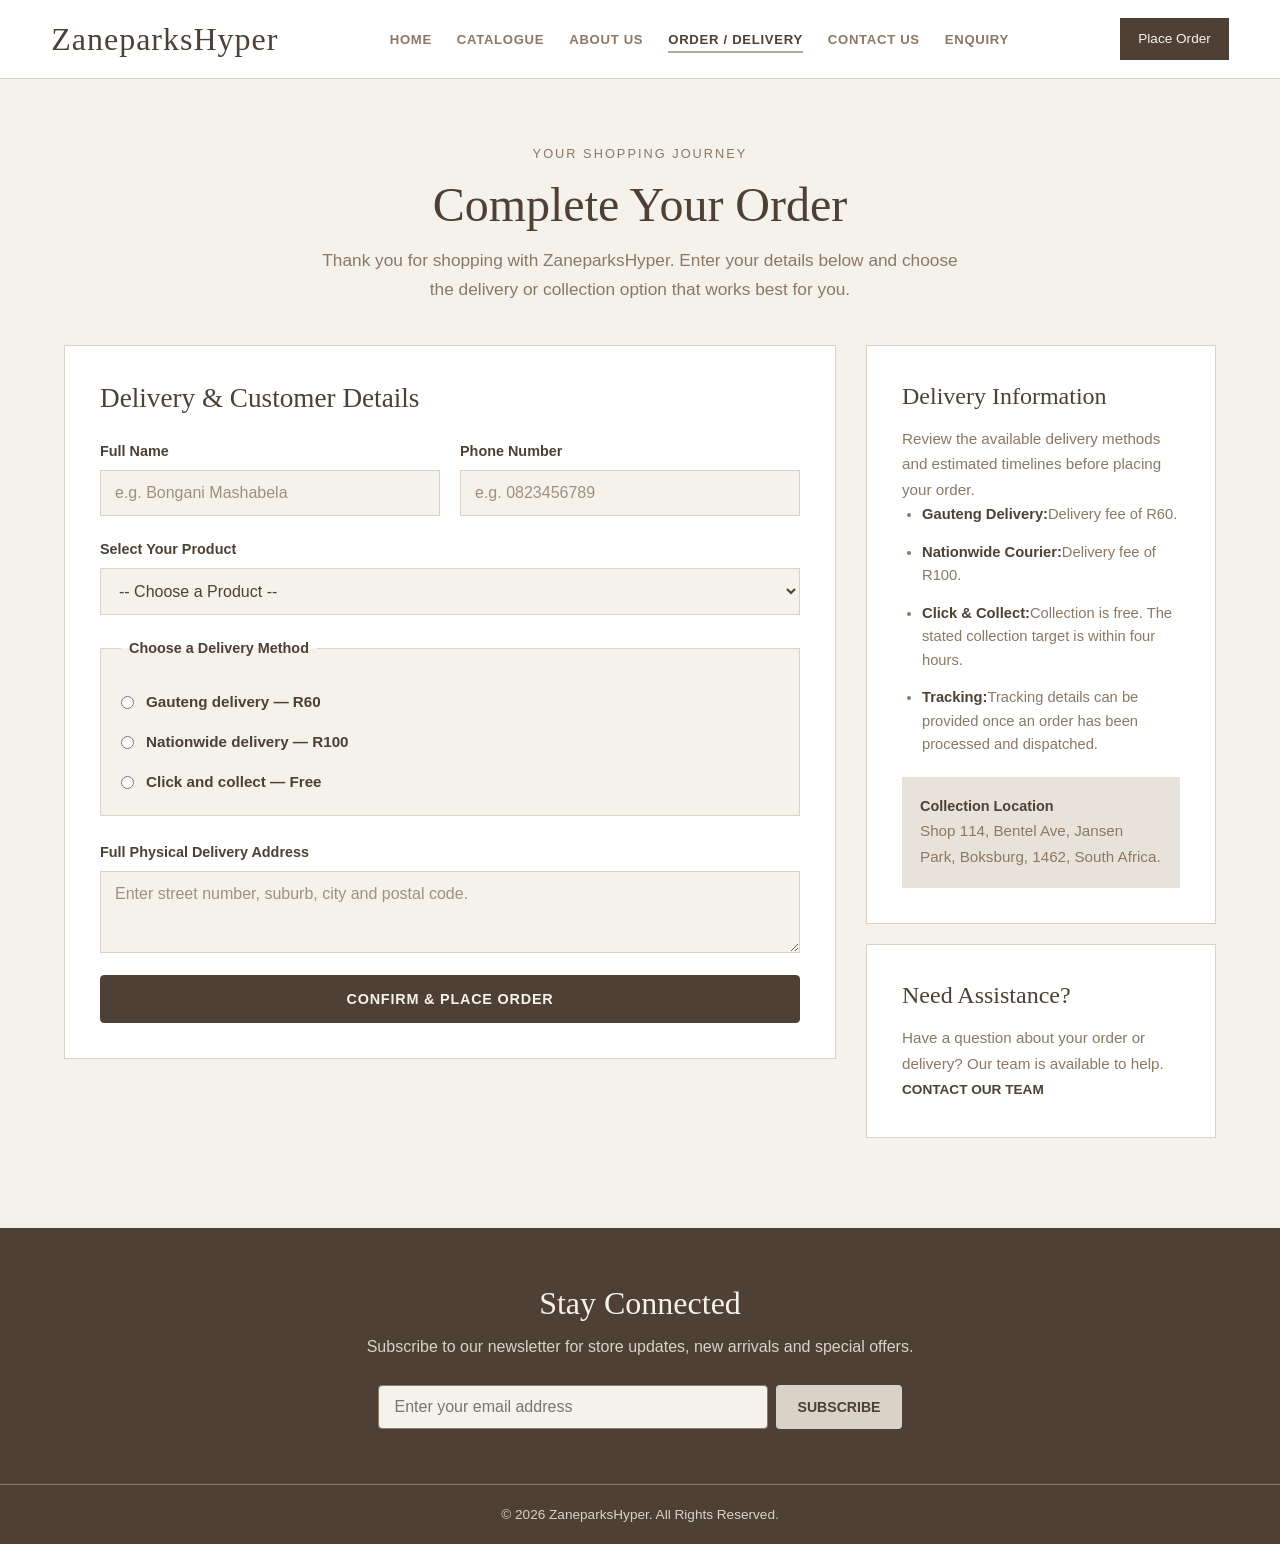
<file: order.html>
<!DOCTYPE html>
<html lang="en">
<head>
<meta charset="UTF-8">
<meta name="viewport" content="width=device-width, initial-scale=1.0">
<title>Order &amp; Delivery | ZaneparksHyper South Africa</title>
<meta name="description" content="Place your ZaneparksHyper order and choose Gauteng delivery, nationwide courier delivery or convenient click and collect in Boksburg, South Africa.">
<meta name="keywords" content="ZaneparksHyper orders, checkout South Africa, Gauteng delivery, nationwide courier, click and collect, Boksburg retail">
<meta name="author" content="Z Phakula, ST10470956">
<link rel="stylesheet" href="css\styles.css">
<style>
:root {
    --page-bg: #F5F2EC;
    --text: #4E4034;
    --muted: #8C7864;
    --border: #D9D2C6;
    --hover: #B7A996;
    --white: #FFFFFF;
}
* {
    box-sizing: border-box;
}
html {
    scroll-behavior: smooth;
}
 body {
    margin: 0;
    background: #F5F2EC;
    color: #4E4034;
    font-family: "Source Sans Pro", Arial, sans-serif;
    line-height: 1.6;
}
a {
    color: inherit;
}
hr {
    border: 0;
    height: 1px;
    background: #D9D2C6;
    margin: 0;
}
.visually-hidden {
    position: absolute;
    width: 1px;
    height: 1px;
    padding: 0;
    margin: -1px;
    overflow: hidden;
    clip: rect(0, 0, 0, 0);
    white-space: nowrap;
    border: 0;
}
.Global-header {
    background: #ffff;
    padding: 18px 4%;
    border-bottom: 1px solid #D9D2C6;
}
.header-container {
    max-width: 1400px;
    margin: auto;
    display: flex;
    justify-content: space-between;
    align-items: center;
    gap: 25px;
}
.brand-logo {
            flex-shrink: 0;
}
.brand-logo h1 {
    font-family: Georgia, serif;
    font-weight: normal;
    font-size: 2rem;
    letter-spacing: 1px;
    margin: 0;
    color: #4E4034;
}
.nav-link ul {
    display: flex;
    align-items: center;
    flex-wrap: wrap;
    gap: 25px;
    list-style: none;
    padding: 0;
    margin: 0;
}
.nav-link a {
    text-decoration: none;
    color: #8C7864;
    font-size: 0.82rem;
    font-weight: 600;
    text-transform: uppercase;
    letter-spacing: 0.7px;
    transition: color 0.3s ease;
}
.nav-link a:hover,.nav-link a:focus,.nav-link a.active {
    color: #4E4034;
}
.header-actions a {
    display: inline-block;
    text-decoration: none;
    color: #F5F2EC;
    background: #4E4034;
    padding: 10px 18px;
    font-size: 0.85rem;
    transition: background 0.3s ease;
}
.header-actions a:hover {
    background: #8C7864;
}
.order-page-container {
    max-width: 1300px;
    margin: 65px auto;
    padding: 0 5%;
}
.content-header-container {
    text-align: center;
    margin-bottom: 40px;
}
.content-header-container h2 {
    font-family: Georgia, serif;
    font-size: clamp(2.2rem, 4vw, 3rem);
    font-weight: normal;
    line-height: 1.2;
    margin: 0 0 12px;
}
.lead-paragraph {
    color: #8C7864;
    max-width: 650px;
    margin: auto;
}
.page-eyebrow {
    display: block;
    color: #8C7864;
    text-transform: uppercase;
    letter-spacing: 2px;
    font-size: 0.8rem;
    margin-bottom: 12px;
}
.order-split-layout {
    display: grid;
    grid-template-columns: minmax(0, 1fr) 350px;
    gap: 30px;
    align-items: start;
}
.form-card-section,.details-section-card {
    background: #FFFFFF;
    padding: 35px;
    border: 1px solid #D9D2C6;
}
.form-card-section h3 {
    font-family: Georgia, serif;
    font-size: 1.7rem;
    font-weight: normal;
    margin: 0 0 25px;
}
.form-row {
    display: grid;
    grid-template-columns: repeat(2, minmax(0, 1fr));
    gap: 20px;
}
.form-field {
    display: flex;
    flex-direction: column;
    gap: 7px;
    margin-bottom: 22px;
    min-width: 0;
}
.form-field label,.delivery-legend {
    font-size: 0.9rem;
    font-weight: 600;
}
.form-control {
    width: 100%;
    padding: 13px 14px;
     border: 1px solid #D9D2C6;
    background: #F5F2EC;
    color: #4E4034;
    font-family: inherit;
    font-size: 1rem;
    border-radius: 0;
}
.form-control:focus {
    outline: 2px solid #8C7864;
    outline-offset: 2px;
}
.form-control::placeholder {
    color: #8C7864;
    opacity: 0.8;
}
.delivery-fieldset {
    border: 1px solid #D9D2C6;
    padding: 20px;
    margin: 0 0 25px;
    background: #F5F2EC;
}
.delivery-legend {
    padding: 0 8px;
    margin-bottom: 10px;
}
.radio-selection-block {
    display: flex;
    flex-direction: column;
     gap: 16px;
}
.radio-custom-label {
    display: flex;
    align-items: flex-start;
    gap: 12px;
    cursor: pointer;
    font-size: 0.95rem;
}
.radio-custom-label input {
    margin-top: 6px;
    accent-color: #4E4034;
}
#shippingAddressBlock {
    max-height: 300px;
    opacity: 1;
    overflow: hidden;
    transition: max-height 0.4s ease,
                opacity 0.4s ease,
                 margin-bottom 0.4s ease;
}
#shippingAddressBlock.hidden-address {
    max-height: 0;
    opacity: 0;
    margin-bottom: 0;
    pointer-events: none;
}
.input-error {
    border: 2px solid #DC3545 !important;
    background: #FFF8F8 !important;
}
.btn-form-submit {
    display: block;
    width: 100%;
    padding: 15px 20px;
    background: #4E4034;
    color: #F5F2EC;
    border: 1px solid #4E4034;
    font-family: inherit;
    font-size: 0.9rem;
    font-weight: bold;
    text-transform: uppercase;
    letter-spacing: 0.8px;
    cursor: pointer;
    transition: background 0.3s ease;
}
.btn-form-submit:hover {
    background: #8C7864;
    border-color: #8C7864;
}
.btn-form-submit:focus-visible,.btn-submit:focus-visible,.header-actions a:focus-visible {
    outline: 2px solid #8C7864;
     outline-offset: 3px;
}
.details-section-card {
    margin-bottom: 20px;
}
.details-section-card h4 {
    font-family: Georgia, serif;
    font-size: 1.5rem;
    font-weight: normal;
    margin: 0 0 15px;
}
.details-section-card p {
    color: #8C7864;
    font-size: 0.95rem;
}
.details-section-card ul {
    padding-left: 20px;
    margin-bottom: 0;
}
.details-section-card li {
    margin-bottom: 14px;
    color: #8C7864;
    font-size: 0.92rem;
}
.details-section-card li strong {
    color: #4E4034;
}
.delivery-note {
    background: #E8E3DA;
    padding: 18px;
    margin-top: 20px;
    font-size: 0.9rem;
}
.feedback-box {
    padding: 12px;
    margin-top: 15px;
    border-radius: 3px;
    font-size: 0.95rem;
    font-weight: bold;
    display: none;
    overflow-wrap: anywhere;
}
.feedback-box.error-msg {
    display: block;
    background: #F8D7DA;
    color: #721C24;
    border: 1px solid #F5C6CB;
}
.feedback-box.loading-msg {
    display: block;
    background: #FFF3CD;
    color: #856404;
    border: 1px solid #FFEEBA;
}
.feedback-box.success-msg {
    display: block;
    background: #D4EDDA;
    color: #155724;
    border: 1px solid #C3E6CB;
}
.global-footer {
    background: #4E4034;
    color: #F5F2EC;
    margin-top: 70px;
}
.footer-newsletter-section {
    max-width: 650px;
    margin: auto;
    padding: 55px 20px;
    text-align: center;
}
.footer-newsletter-section h2 {
    font-family: Georgia, serif;
    font-size: 2rem;
    font-weight: normal;
    margin: 0 0 10px;
}
.footer-newsletter-section p {
    color: #D9D2C6;
    margin-bottom: 25px;
}
.newsletter-inline-form {
    display: flex;
    flex-wrap: wrap;
    justify-content: center;
    gap: 8px;
    }
.form-input {
    flex: 1 1 230px;
    min-width: 0;
    padding: 13px;
    border: 1px solid #8C7864;
    background: #F5F2EC;
    color: #4E4034;
    font-family: inherit;
}
.btn-submit {
    padding: 13px 22px;
    border: 0;
    background: #D9D2C6;
    color: #4E4034;
    font-weight: bold;
    text-transform: uppercase;
    cursor: pointer;
}
.btn-submit:hover {
    background: #B7A996;
}
.footer-bottom-bar {
    border-top: 1px solid #8C7864;
    text-align: center;
    padding: 18px;
    color: #D9D2C6;
    font-size: 0.85rem;
}
.footer-bottom-bar p {
    margin: 0;
}
 @media (max-width: 950px) {
    .order-split-layout {
        grid-template-columns: 1fr;
    }
}
@media (max-width: 900px) {
    .header-container {
        flex-direction: column;
    }
.nav-link ul {
    justify-content: center;
    gap: 15px;
}
    }
@media (max-width: 600px) {
.Global-header {
    padding: 18px 15px;
}
.brand-logo h1 {
    font-size: 1.7rem;
}
.nav-link ul {
    gap: 10px 15px;
}
.nav-link a {
    font-size: 0.75rem;
}
.order-page-container {
    margin: 45px auto;
    padding: 0 18px;
}
#shippingAddressBlock[hidden] {
    display: none !important;
}
.form-card-section,.details-section-card {
    padding: 22px;
}
.form-row {
    grid-template-columns: 1fr;
    gap: 0;
}
.newsletter-inline-form {
    flex-direction: column;
    }
.form-input,.btn-submit {
    width: 100%;
    }
}
@media (prefers-reduced-motion: reduce) {
*,*::before,*::after {
    scroll-behavior: auto !important;
    transition-duration: 0.01ms !important;
    animation-duration: 0.01ms !important;
}
    }
</style>
</head>
<body>
    <header class="Global-header">
        <div class="header-container">
            <div class="brand-logo">
                <h1>ZaneparksHyper</h1>
            </div>
            <nav class="nav-link" aria-label="Main navigation">
                <ul>
                    <li><a href="index.html">Home</a></li>
                    <li><a href="catalogue.html">Catalogue</a></li>
                    <li><a href="about_us.html">About Us</a></li>
                    <li><a href="order.html" class="active" aria-current="page">Order / Delivery</a></li>
                    <li><a href="contact.html">Contact Us</a></li>
                    <li><a href="enquiry.html">Enquiry</a></li>
                </ul>
            </nav>
            <div class="header-actions">
                <a href="order.html">Place Order</a>
            </div>
        </div>
    </header>
    <main class="order-page-container">
        <section class="content-header-container">
            <span class="page-eyebrow">Your Shopping Journey</span>
            <h2>Complete Your Order</h2>
            <p class="lead-paragraph">Thank you for shopping with ZaneparksHyper. Enter your details below and choose the delivery or collection option that works best for you.</p>
        </section>
        <div class="order-split-layout">
            <section class="form-card-section" aria-labelledby="checkoutHeading">
                <h3 id="checkoutHeading">Delivery &amp; Customer Details</h3>
                <form id="secureCheckoutForm" novalidate>
                    <div class="form-row">
                        <div class="form-field">
                            <label for="customerFullName">Full Name</label>
                            <input type="text" id="customerFullName" name="customerFullName" class="form-control" placeholder="e.g. Bongani Mashabela" autocomplete="name" minlength="10" required>
                        </div>
                        <div class="form-field">
                            <label for="customerPhone">Phone Number</label>
                            <input type="tel" id="customerPhone" name="customerPhone" class="form-control" placeholder="e.g. 0823456789" autocomplete="tel" inputmode="tel" required>
                        </div>
                    </div>
                    <div class="form-field">
                        <label for="itemSelection">Select Your Product</label>
                        <select id="itemSelection" name="itemSelection" class="form-control" required>
                            <option value="">-- Choose a Product --</option>
                            <option value="jeans">Premium Straight Jeans - R600</option>
                            <option value="tops">Kids' Tops - R150</option>
                            <option value="sandals">Sandals - R160</option>
                        </select>
                    </div>
                    <fieldset class="delivery-fieldset">
                        <legend class="delivery-legend"> Choose a Delivery Method</legend>
                        <div class="radio-selection-block">
                            <label class="radio-custom-label">
                                <input type="radio" name="deliveryMethod" value="gauteng"required>
                                <span>Gauteng delivery — R60</span>
                            </label>
                            <label class="radio-custom-label">
                                <input type="radio" name="deliveryMethod" value="nationwide">
                                <span>Nationwide delivery — R100</span>
                            </label>
                            <label class="radio-custom-label">
                                <input type="radio" name="deliveryMethod" value="collect">
                                <span>Click and collect — Free</span>
                            </label>
                        </div>
                    </fieldset>
                    <div class="form-field" id="shippingAddressBlock">
                        <label for="shippingAddress">Full Physical Delivery Address</label>
                        <textarea id="shippingAddress" name="shippingAddress" class="form-control" rows="3" placeholder="Enter street number, suburb, city and postal code." autocomplete="street-address" required></textarea>
                    </div>
                    <button type="submit" class="btn-form-submit">Confirm &amp; Place Order</button>
                    <div id="checkoutFeedback" class="feedback-box" role="status" aria-live="polite" aria-atomic="true"></div>
                </form>
            </section>
            <aside class="location-details-sidebar" aria-label="Delivery information">
                <div class="details-section-card">
                    <h4>Delivery Information</h4>
                    <p>Review the available delivery methods and estimated timelines before placing your order.</p>
                    <ul>
                        <li><strong>Gauteng Delivery:</strong>Delivery fee of R60.</li>
                        <li><strong>Nationwide Courier:</strong>Delivery fee of R100.</li>
                        <li><strong>Click &amp; Collect:</strong>Collection is free. The stated collection target is within four hours.</li>
                        <li><strong>Tracking:</strong>Tracking details can be provided once an order has been processed and dispatched.</li>
                    </ul>
                    <div class="delivery-note">
                        <strong>Collection Location</strong>
                        <p>Shop 114, Bentel Ave, Jansen Park, Boksburg, 1462, South Africa.</p>
                    </div>
                </div>
                <div class="details-section-card">
                    <h4>Need Assistance?</h4>
                    <p>Have a question about your order or delivery? Our team is available to help.</p>
                    <a href="contact.html" class="card-cta-link">Contact Our Team</a>
                </div>
            </aside>
        </div>
    </main>
    <footer class="global-footer">
        <section class="footer-newsletter-section"aria-labelledby="NewsletterHeading">
            <div class="newsletter-content-box">
                <h2 id="NewsletterHeading">Stay Connected</h2>
                <p> Subscribe to our newsletter for store updates, new arrivals and special offers.</p>
                <form id="storeNewsletterform" class="newsletter-inline-form" novalidate>
                    <label for="SubscriberEmail" class="visually-hidden">Email Address</label>
                    <input type="email" id="SubscriberEmail" name="email" class="form-input" placeholder="Enter your email address" autocomplete="email" required>
                    <button type="submit" class="btn-submit">Subscribe</button>
                </form>
                <div id="newsletterFeedback" class="feedback-box" role="status" aria-live="polite" aria-atomic="true"></div>
            </div>
        </section>
        <div class="footer-bottom-bar">
            <p>&copy; 2026 ZaneparksHyper. All Rights Reserved.</p>
        </div>
    </footer>
    <script src="javascript/order.js" defer></script>
    <script src="javascript/newsletter.js" defer></script>
</body>
</html>
</file>
